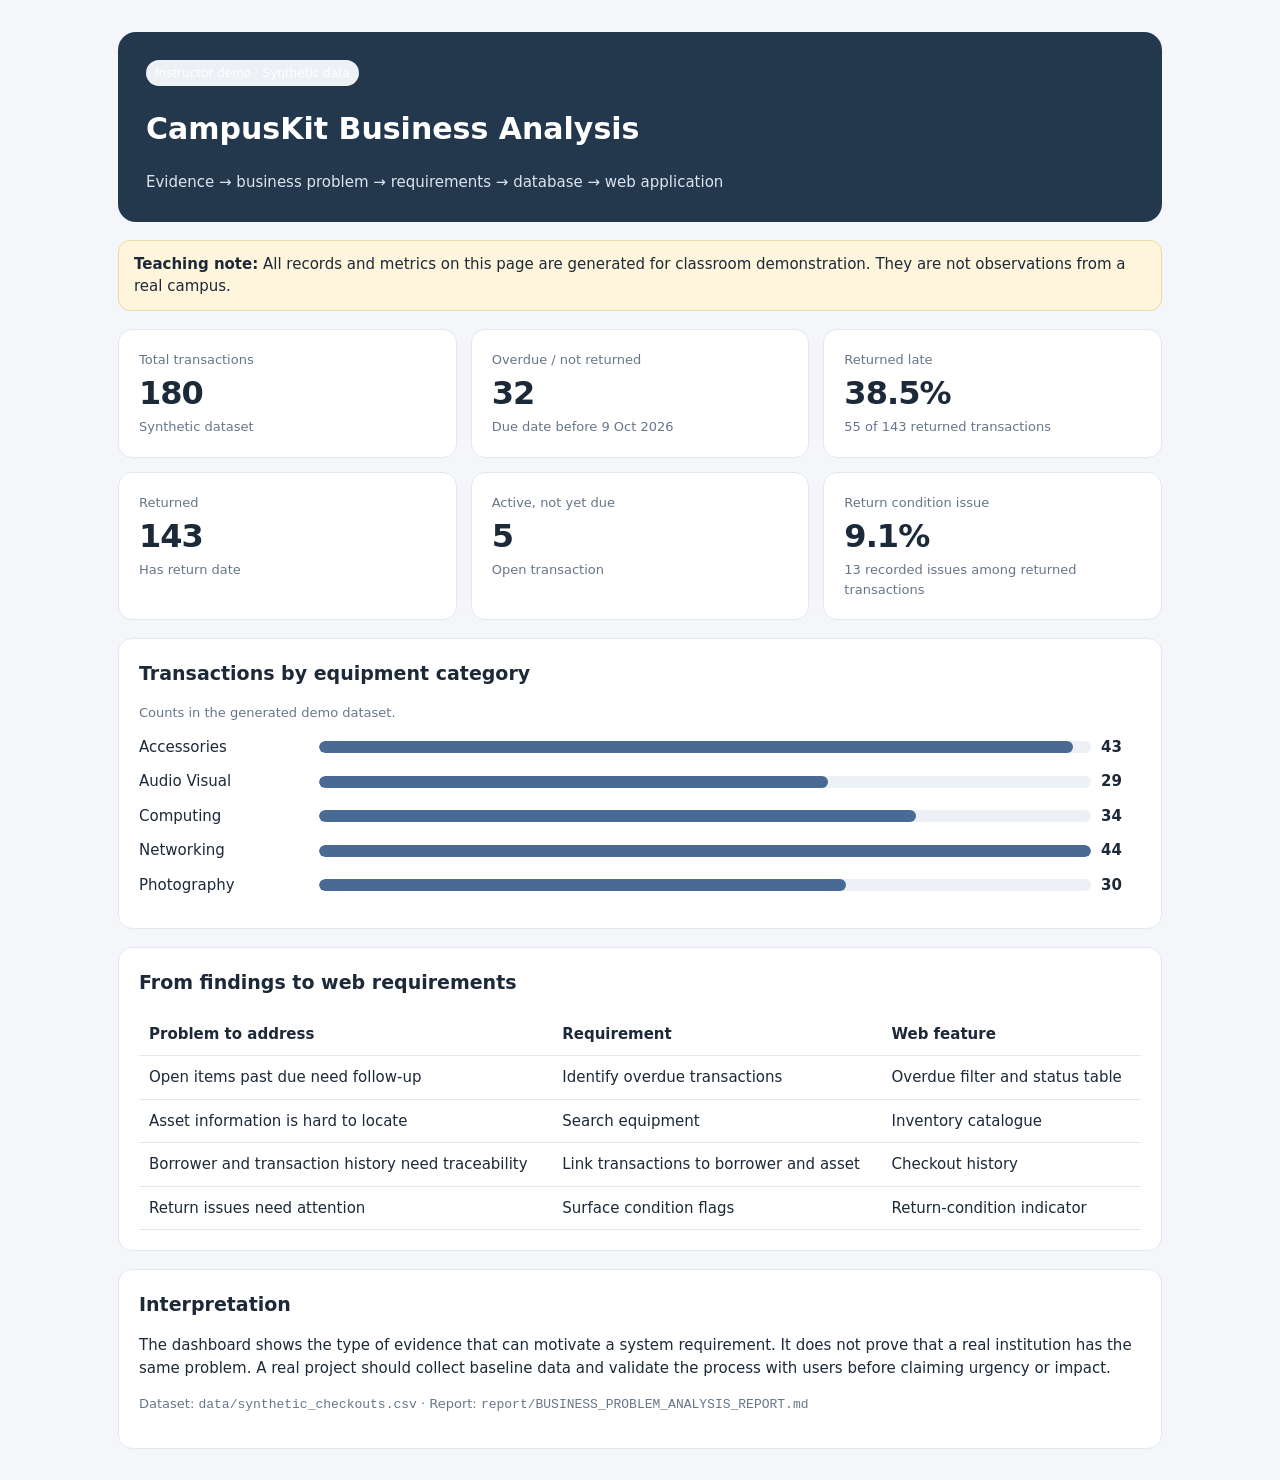
<file: analysis.html>
<!doctype html><html lang="en"><head><meta charset="utf-8"><meta name="viewport" content="width=device-width,initial-scale=1"><title>CampusKit — Business Analysis</title><style>
:root{--bg:#f4f6fa;--card:#fff;--ink:#1c2938;--muted:#66768a;--line:#e3e8ef;--accent:#344e72}*{box-sizing:border-box}body{margin:0;background:var(--bg);color:var(--ink);font:15px/1.5 system-ui,Segoe UI,sans-serif}main{max-width:1080px;margin:32px auto;padding:0 18px}header{background:#23374d;color:#fff;padding:28px;border-radius:18px;margin-bottom:18px}header p{color:#dce5ef;margin-bottom:0}.notice{background:#fff5dc;border:1px solid #ead8a6;border-radius:12px;padding:12px 15px;margin-bottom:18px}.grid{display:grid;grid-template-columns:repeat(3,minmax(0,1fr));gap:14px}.card{background:var(--card);padding:20px;border:1px solid var(--line);border-radius:14px}.metric{font-size:32px;font-weight:750;letter-spacing:-.03em}.muted{color:var(--muted);font-size:13px}h2{font-size:19px;margin-top:0}.section{margin-top:18px}.barrow{display:grid;grid-template-columns:170px 1fr 40px;gap:10px;align-items:center;margin:12px 0}.barbg{height:12px;border-radius:99px;background:#edf1f6;overflow:hidden}.bar{height:100%;background:#486a94;border-radius:99px}table{width:100%;border-collapse:collapse}td,th{text-align:left;padding:10px;border-bottom:1px solid var(--line)}.pill{display:inline-block;background:#edf1f6;border-radius:999px;padding:4px 9px;font-size:12px}@media(max-width:700px){.grid{grid-template-columns:1fr 1fr}.barrow{grid-template-columns:110px 1fr 30px;font-size:13px}}@media(max-width:450px){.grid{grid-template-columns:1fr}}</style></head><body><main><header><span class="pill">Instructor demo · Synthetic data</span><h1>CampusKit Business Analysis</h1><p>Evidence → business problem → requirements → database → web application</p></header><div class="notice"><strong>Teaching note:</strong> All records and metrics on this page are generated for classroom demonstration. They are not observations from a real campus.</div><section class="grid"><div class="card"><div class="muted">Total transactions</div><div class="metric">180</div><div class="muted">Synthetic dataset</div></div><div class="card"><div class="muted">Overdue / not returned</div><div class="metric">32</div><div class="muted">Due date before 9 Oct 2026</div></div><div class="card"><div class="muted">Returned late</div><div class="metric">38.5%</div><div class="muted">55 of 143 returned transactions</div></div><div class="card"><div class="muted">Returned</div><div class="metric">143</div><div class="muted">Has return date</div></div><div class="card"><div class="muted">Active, not yet due</div><div class="metric">5</div><div class="muted">Open transaction</div></div><div class="card"><div class="muted">Return condition issue</div><div class="metric">9.1%</div><div class="muted">13 recorded issues among returned transactions</div></div></section><section class="card section"><h2>Transactions by equipment category</h2><p class="muted">Counts in the generated demo dataset.</p><div class="barrow"><span>Accessories</span><div class="barbg"><div class="bar" style="width:97.7%"></div></div><b>43</b></div><div class="barrow"><span>Audio Visual</span><div class="barbg"><div class="bar" style="width:65.9%"></div></div><b>29</b></div><div class="barrow"><span>Computing</span><div class="barbg"><div class="bar" style="width:77.3%"></div></div><b>34</b></div><div class="barrow"><span>Networking</span><div class="barbg"><div class="bar" style="width:100.0%"></div></div><b>44</b></div><div class="barrow"><span>Photography</span><div class="barbg"><div class="bar" style="width:68.2%"></div></div><b>30</b></div></section><section class="card section"><h2>From findings to web requirements</h2><table><thead><tr><th>Problem to address</th><th>Requirement</th><th>Web feature</th></tr></thead><tbody><tr><td>Open items past due need follow-up</td><td>Identify overdue transactions</td><td>Overdue filter and status table</td></tr><tr><td>Asset information is hard to locate</td><td>Search equipment</td><td>Inventory catalogue</td></tr><tr><td>Borrower and transaction history need traceability</td><td>Link transactions to borrower and asset</td><td>Checkout history</td></tr><tr><td>Return issues need attention</td><td>Surface condition flags</td><td>Return-condition indicator</td></tr></tbody></table></section><section class="card section"><h2>Interpretation</h2><p>The dashboard shows the type of evidence that can motivate a system requirement. It does not prove that a real institution has the same problem. A real project should collect baseline data and validate the process with users before claiming urgency or impact.</p><p class="muted">Dataset: <code>data/synthetic_checkouts.csv</code> · Report: <code>report/BUSINESS_PROBLEM_ANALYSIS_REPORT.md</code></p></section></main></body></html>
</file>
